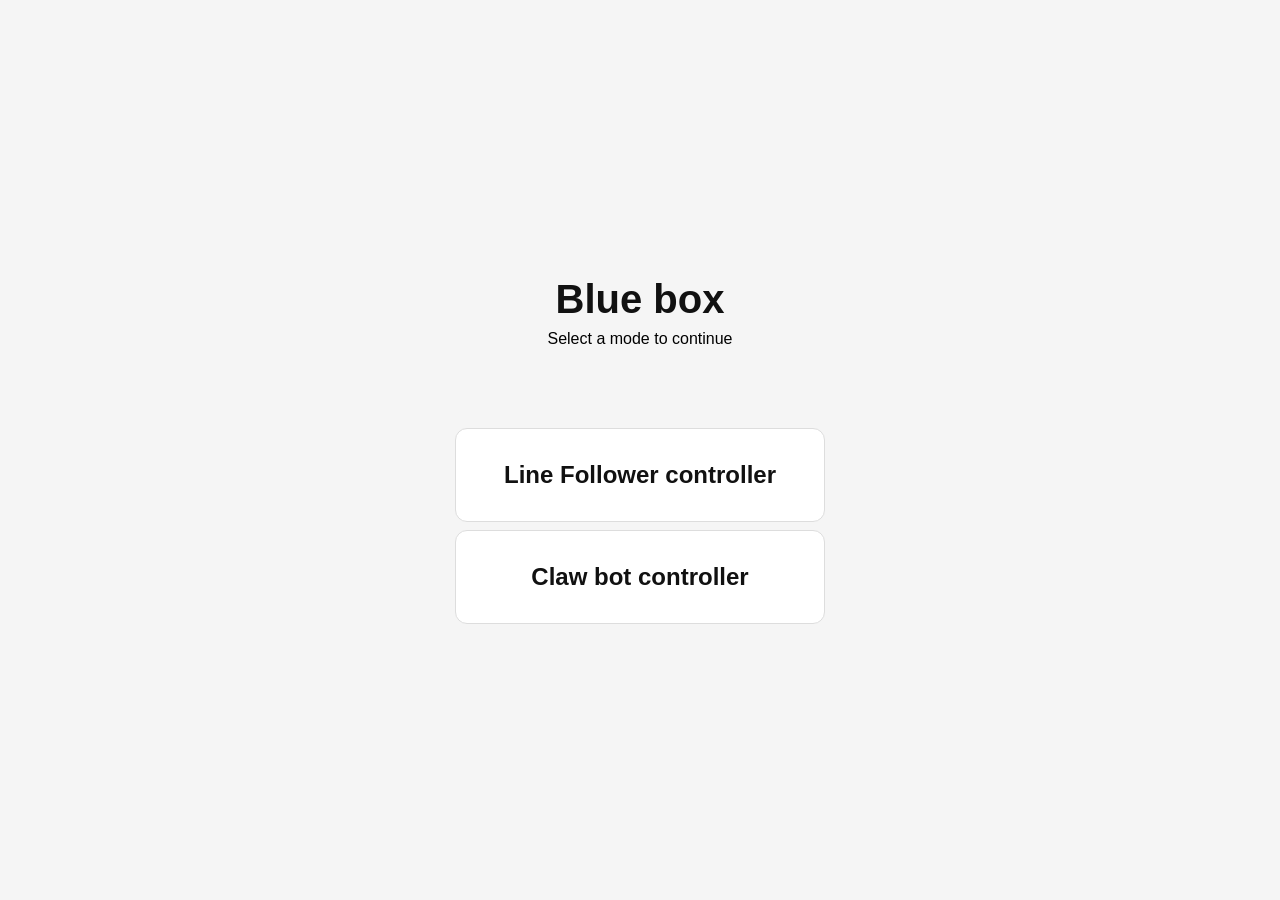
<file: Web_control/index.html>
<!DOCTYPE html>
<html lang="en">
    <head>
        <meta charset="UTF-8">
        <meta name="viewport" content="width=device-width, initial-scale=1.0">
        <title>Blue Box</title>
        <link rel="stylesheet" href="style.css">
    </head>
    <body>

        <div class="container">
            <h1>Blue box</h1>
            <p>Select a mode to continue</p>

            <!-- This is for the options -->
            <div class="card-grid">
                <!-- This is for the LINE FOLLOWING BOT -->
                <div class="line-following" onclick="location.href='line_following.html'">
                    <h2>Line Follower controller</h2>
                </div>
                <!-- This is for the CLAW ARM BOT -->
                <div class="claw-bot" onclick="location.href='claw_bot.html'">
                    <h2>Claw bot controller</h2>
                </div>

            </div>

        </div>
    </body>
</html>
</file>
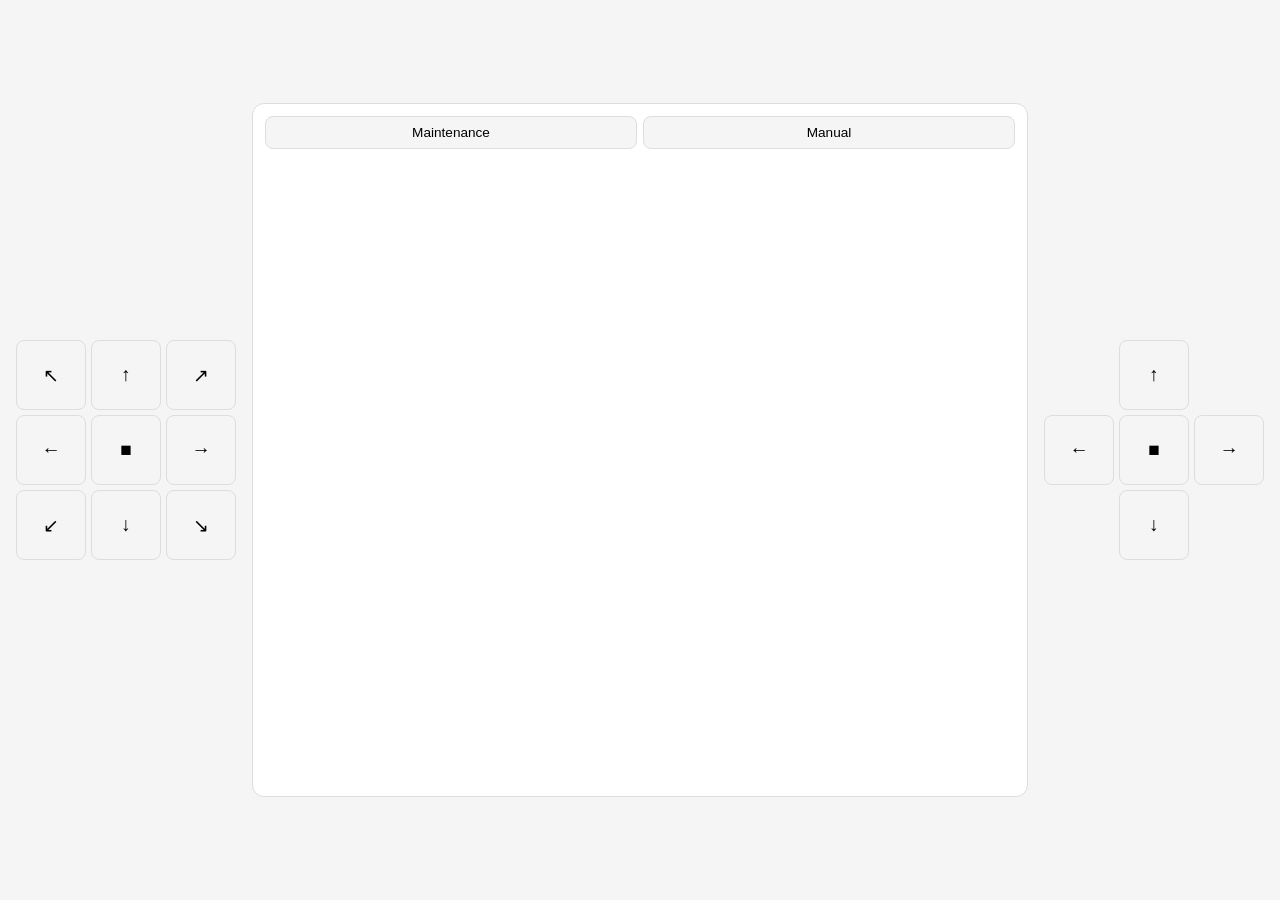
<file: Web_control/claw_bot.html>
<!DOCTYPE html>
<html lang="en">
    <head>
        <meta charset="UTF-8">
        <meta name="viewport" content="width=device-width, initial-scale=1.0">
        <title>Line following</title>
        <link rel="stylesheet" href="claw_bot.css">
    </head>

    <body>
    <div class="controller-box">

        <div class="claw-box">
        
            <div class="pads">
                <button class="pad-btn" id="nw">↖</button>
                <button class="pad-btn" id="n">↑</button>
                <button class="pad-btn" id="ne">↗</button>
            </div>

            <div class="pads">
                <button class="pad-btn" id="w">←</button>
                <button class="pad-btn" id="stop">■</button>
                <button class="pad-btn" id="e">→</button>
            </div>

            <div class="pads">
                <button class="pad-btn" id="sw">↙</button>
                <button class="pad-btn" id="s">↓</button>
                <button class="pad-btn" id="se">↘</button>
            </div>

        </div>

        <div class="dashboard">
            <div class="dashboard-inner">

                <div class="mode-buttons">
                    <button class="mode-btn" id="btn-maintenance" onclick="switchMode('maintenance')">Maintenance</button>
                    <button class="mode-btn" id="btn-manual" onclick="switchMode('manual')">Manual</button>
                </div>

                <div class="mode-content" id="mode-maintenance" style="display:none;">
                    <label>Left wheel speed</label>
                    <input type="range" min="0" max="255" value="150" id="speed-left">
                    <label>Right wheel speed</label>
                    <input type="range" min="0" max="255" value="150" id="speed-right">
                </div>

                <div class="mode-content" id="mode-manual" style="display:none;">
                    <p class="status-text">Speeds reset to default</p>
                </div>

            </div>
        </div>

        <div class="claw-box">

            <div class="pads">
                <button class="pad-btn" id="up">↑</button>
            </div>

            <div class="pads">
                <button class="pad-btn" id="r">←</button>
                <button class="pad-btn" id="clamp">■</button>
                <button class="pad-btn" id="l">→</button>
            </div>

            <div class="pads">
                <button class="pad-btn" id="down">↓</button>
            </div>
        </div>

    </div>

</html>
<script>
    function switchMode(mode) {
        document.querySelectorAll('.mode-content').forEach(el => el.style.display = 'none');
        document.querySelectorAll('.mode-btn').forEach(el => el.classList.remove('active'));
        document.getElementById('mode-' + mode).style.display = 'flex';
        document.getElementById('btn-' + mode).classList.add('active');
    }
</script>
</file>
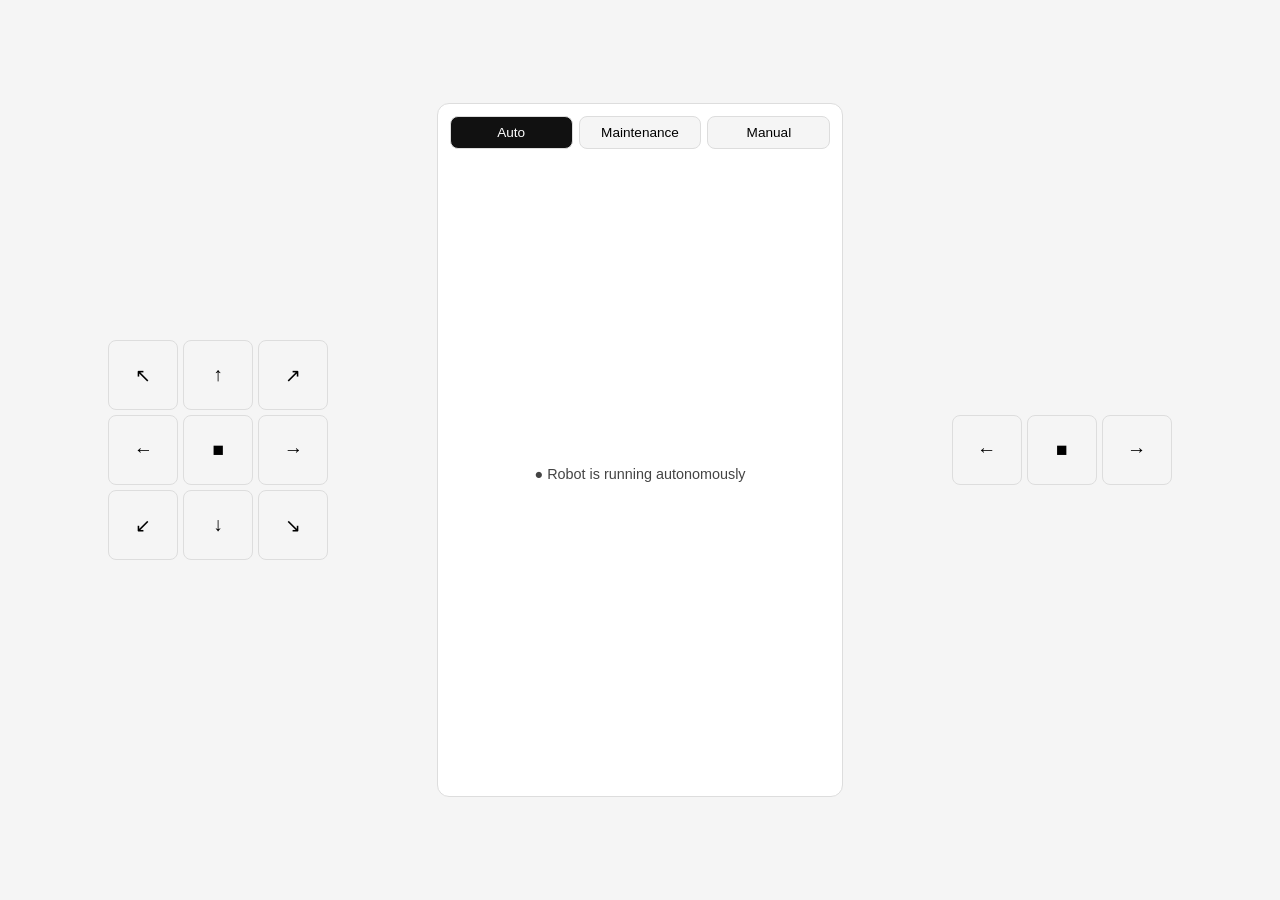
<file: Web_control/line_following.html>
<!DOCTYPE html>
<html lang="en">
    <head>
        <meta charset="UTF-8">
        <meta name="viewport" content="width=device-width, initial-scale=1.0">
        <title>Line following</title>
        <link rel="stylesheet" href="lineFollowing.css">
    </head>

    <body>
    <div class="controller-box">

        <div class="pad-box">
        
            <div class="pads">
                <button class="pad-btn" id="nw">↖</button>
                <button class="pad-btn" id="n">↑</button>
                <button class="pad-btn" id="ne">↗</button>
            </div>

            <div class="pads">
                <button class="pad-btn" id="w">←</button>
                <button class="pad-btn" id="stop">■</button>
                <button class="pad-btn" id="e">→</button>
            </div>

            <div class="pads">
                <button class="pad-btn" id="sw">↙</button>
                <button class="pad-btn" id="s">↓</button>
                <button class="pad-btn" id="se">↘</button>
            </div>

        </div>

        <div class="dashboard">
            <div class="dashboard-inner">

                <div class="mode-buttons">
                    <button class="mode-btn active" id="btn-auto" onclick="switchMode('auto')">Auto</button>
                    <button class="mode-btn" id="btn-maintenance" onclick="switchMode('maintenance')">Maintenance</button>
                    <button class="mode-btn" id="btn-manual" onclick="switchMode('manual')">Manual</button>
                </div>

                <div class="mode-content" id="mode-auto">
                    <!-- We need to add a feature where the robot recognize what turn and path it is on -->
                    <p class="status-text">● Robot is running autonomously</p>
                </div>

                <div class="mode-content" id="mode-maintenance" style="display:none;">
                    <label>Left wheel speed</label>
                    <input type="range" min="0" max="255" value="150" id="speed-left">
                    <label>Right wheel speed</label>
                    <input type="range" min="0" max="255" value="150" id="speed-right">
                </div>

                <div class="mode-content" id="mode-manual" style="display:none;">
                    <p class="status-text">Speeds reset to default</p>
                </div>

            </div>
        </div>

        <div class="turn-box">
            <div class="pads">
                <button class="pad-btn" id="r">←</button>
                <button class="pad-btn" id="stop">■</button>
                <button class="pad-btn" id="l">→</button>
            </div>
        </div>

    </div>

</html>
<script>
    function switchMode(mode) {
        document.querySelectorAll('.mode-content').forEach(el => el.style.display = 'none');
        document.querySelectorAll('.mode-btn').forEach(el => el.classList.remove('active'));
        document.getElementById('mode-' + mode).style.display = 'flex';
        document.getElementById('btn-' + mode).classList.add('active');
    }
</script>
</file>
<file: Web_control/style.css>
* {
    margin: 0;
    padding: 0;
    box-sizing: border-box;
    
}

body {
    font-family: sans-serif;
    background-color: #f5f5f5;
    color: #111;
}

.container {
  min-height: 100vh;
  display: flex;
  flex-direction: column;
  align-items: center;
  justify-content: center;
  text-align: center;
  padding: 2rem;
}

h1 {
    font-size: 2.5rem;
    margin-bottom: 0.5rem;
}

p {
    color:black;
    margin-bottom: 5rem;
}

.card-grid {
    display: flex;
    flex-direction: column;
    gap: 0.5rem;
}

.line-following {
    background-color:#ffff;
    border: 1px solid #ddd;
    border-radius: 12px;
    padding: 2rem 3rem;
    cursor: pointer;
    transition: transform 0.2s, box-shadow 0,2s;
}

.line-following:hover {
    transform: translateY(-4px);
    box-shadow: 0 8px 24px rgba(0, 0, 0, 0.08);
}

.claw-bot{
    background-color:#ffff;
    border: 1px solid #ddd;
    border-radius: 12px;
    padding: 2rem 3rem;
    cursor: pointer;
    transition: transform 0.2s, box-shadow 0,2s;
}

.claw-bot:hover {
    transform: translateY(-4px);
    box-shadow: 0 8px 24px rgba(0, 0, 0, 0.08);
}
</file>
<file: Web_control/claw_bot.css>
* {
    margin: 0;
    padding: 0;
    box-sizing: border-box;
}

body {
    font-family: sans-serif;
    background-color: #f5f5f5;
    color: #111;
    height: 100vh;
    overflow: hidden;
}

.controller-box {
    display: flex;
    align-items: center;
    flex-direction: row;
    height: 100vh;
    gap: 1rem;
    padding: 1rem;
}

.pad-box, .turn-box { 
    height: 40%; 
    border-radius: 12px;
    flex: 1;
    display: flex;
    align-items: center;
    justify-content: center;
}

.dashboard {
    background-color: #ffffff;
    border: 1px solid #ddd;
    height: 80%;
    border-radius: 12px;
    flex: 1;
    display: flex;
    align-items: center;
    justify-content: center;
}

.claw-box {
    display: flex;
    align-items: center;
    flex-direction: column;
    gap: 5px;
}

.pads {
    display: flex;
    flex-direction: row;
    gap: 5px;
}

.pad-btn {
    width: 70px;
    height: 70px;
    font-size: 1.2rem;
    border: 1px solid #ddd;
    border-radius: 8px;
    background-color: #f5f5f5;
    cursor: pointer;
    
}

.dashboard-inner {
    display: flex;
    flex-direction: column;
    width: 100%;
    height: 100%;
    padding: 0.75rem;
    gap: 1rem;
}

.mode-buttons {
    display: flex;
    flex-direction: row;
    gap: 6px;
}

.mode-btn {
    flex: 1;
    padding: 8px;
    border: 1px solid #ddd;
    border-radius: 8px;
    background-color: #f5f5f5;
    cursor: pointer;
    font-size: 0.85rem;
}

.mode-btn.active {
    background-color: #111;
    color: #ffffff;
}

.mode-content {
    flex: 1;
    display: flex;
    flex-direction: column;
    gap: 0.75rem;
    justify-content: center;
    align-items: center;
}

.status-text {
    font-size: 0.9rem;
    color: #444;
}
</file>
<file: Web_control/lineFollowing.css>
* {
    margin: 0;
    padding: 0;
    box-sizing: border-box;
}

body {
    font-family: sans-serif;
    background-color: #f5f5f5;
    color: #111;
    height: 100vh;
    overflow: hidden;
}

.controller-box {
    display: flex;
    align-items: center;
    flex-direction: row;
    height: 100vh;
    gap: 1rem;
    padding: 1rem;
}

.pad-box, .turn-box { 
    height: 40%; 
    border-radius: 12px;
    flex: 1;
    display: flex;
    align-items: center;
    justify-content: center;
}

.dashboard {
    background-color: #ffffff;
    border: 1px solid #ddd;
    height: 80%;
    border-radius: 12px;
    flex: 1;
    display: flex;
    align-items: center;
    justify-content: center;
}

.pad-box {
    display: flex;
    align-items: center;
    flex-direction: column;
    gap: 5px;
}

.pads {
    display: flex;
    flex-direction: row;
    gap: 5px;
}

.pad-btn {
    width: 70px;
    height: 70px;
    font-size: 1.2rem;
    border: 1px solid #ddd;
    border-radius: 8px;
    background-color: #f5f5f5;
    cursor: pointer;
    
}

.dashboard-inner {
    display: flex;
    flex-direction: column;
    width: 100%;
    height: 100%;
    padding: 0.75rem;
    gap: 1rem;
}

.mode-buttons {
    display: flex;
    flex-direction: row;
    gap: 6px;
}

.mode-btn {
    flex: 1;
    padding: 8px;
    border: 1px solid #ddd;
    border-radius: 8px;
    background-color: #f5f5f5;
    cursor: pointer;
    font-size: 0.85rem;
}

.mode-btn.active {
    background-color: #111;
    color: #ffffff;
}

.mode-content {
    flex: 1;
    display: flex;
    flex-direction: column;
    gap: 0.75rem;
    justify-content: center;
    align-items: center;
}

.status-text {
    font-size: 0.9rem;
    color: #444;
}
</file>
